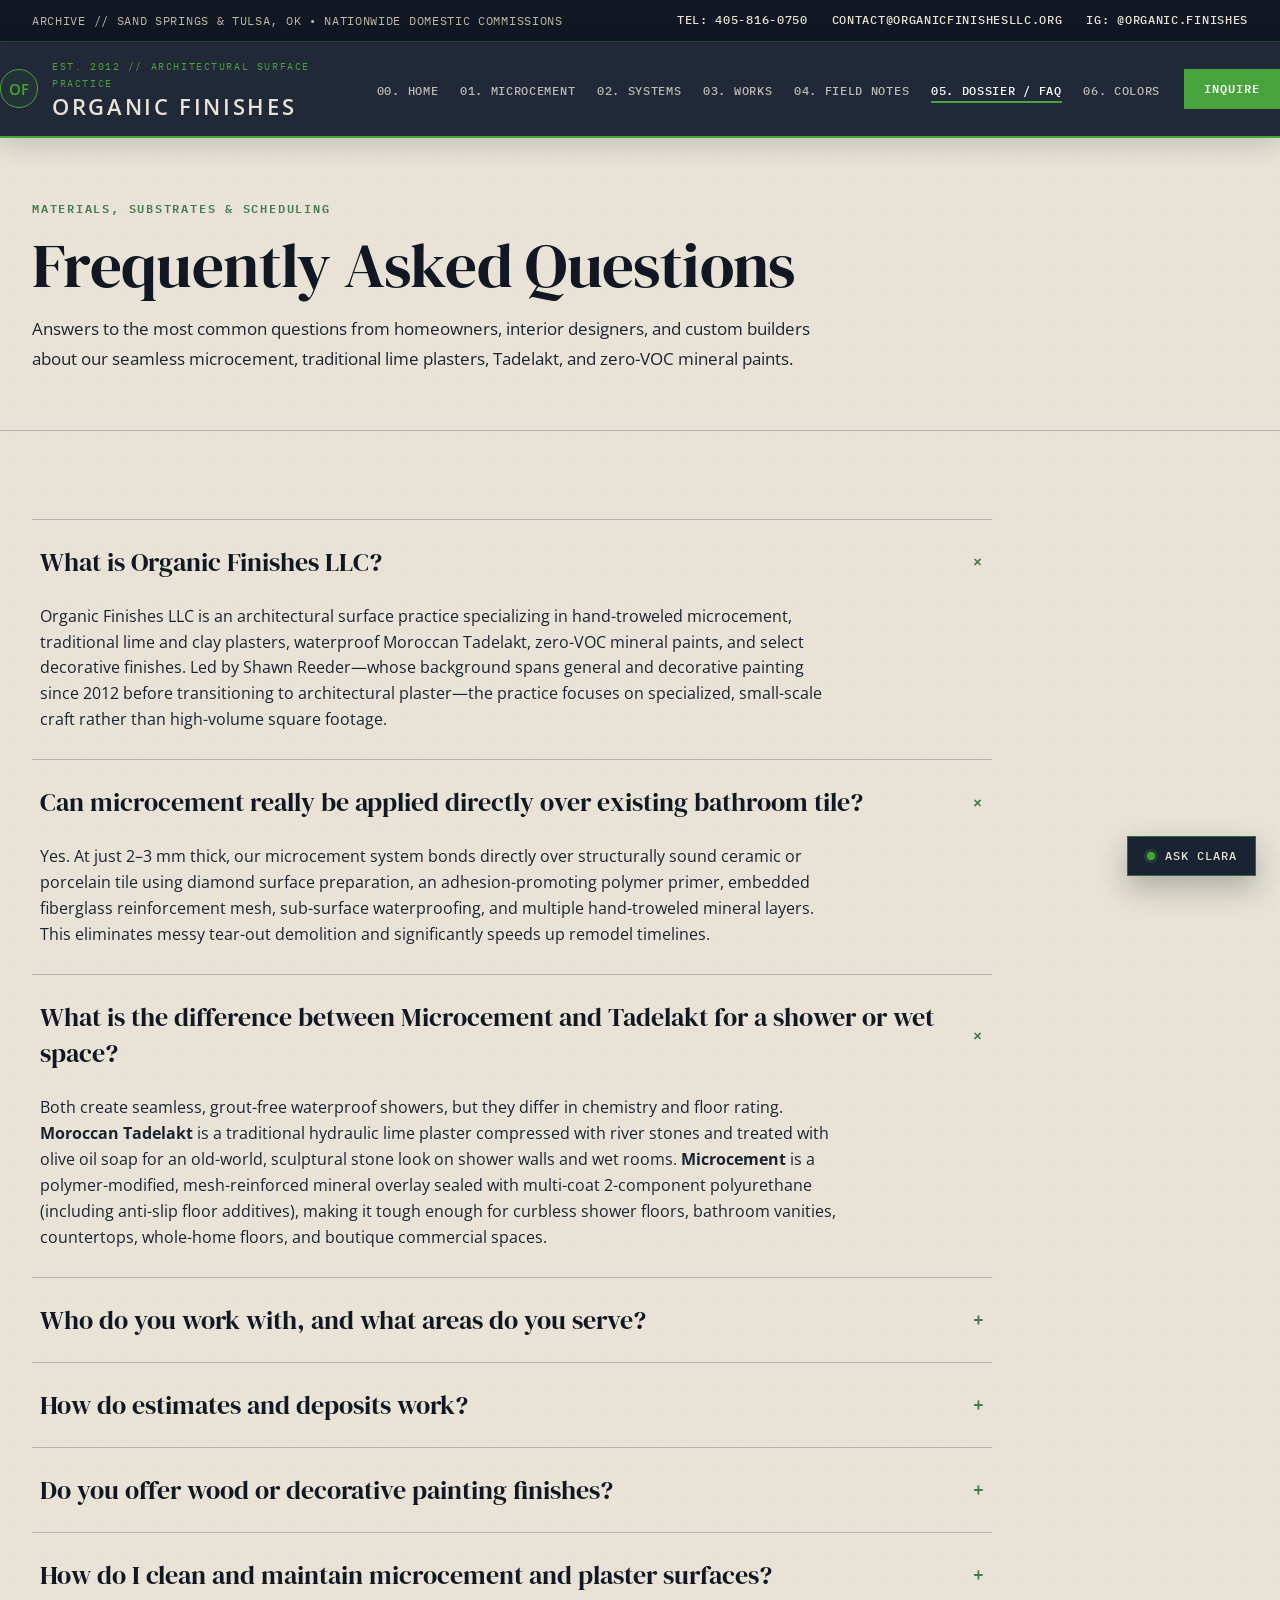
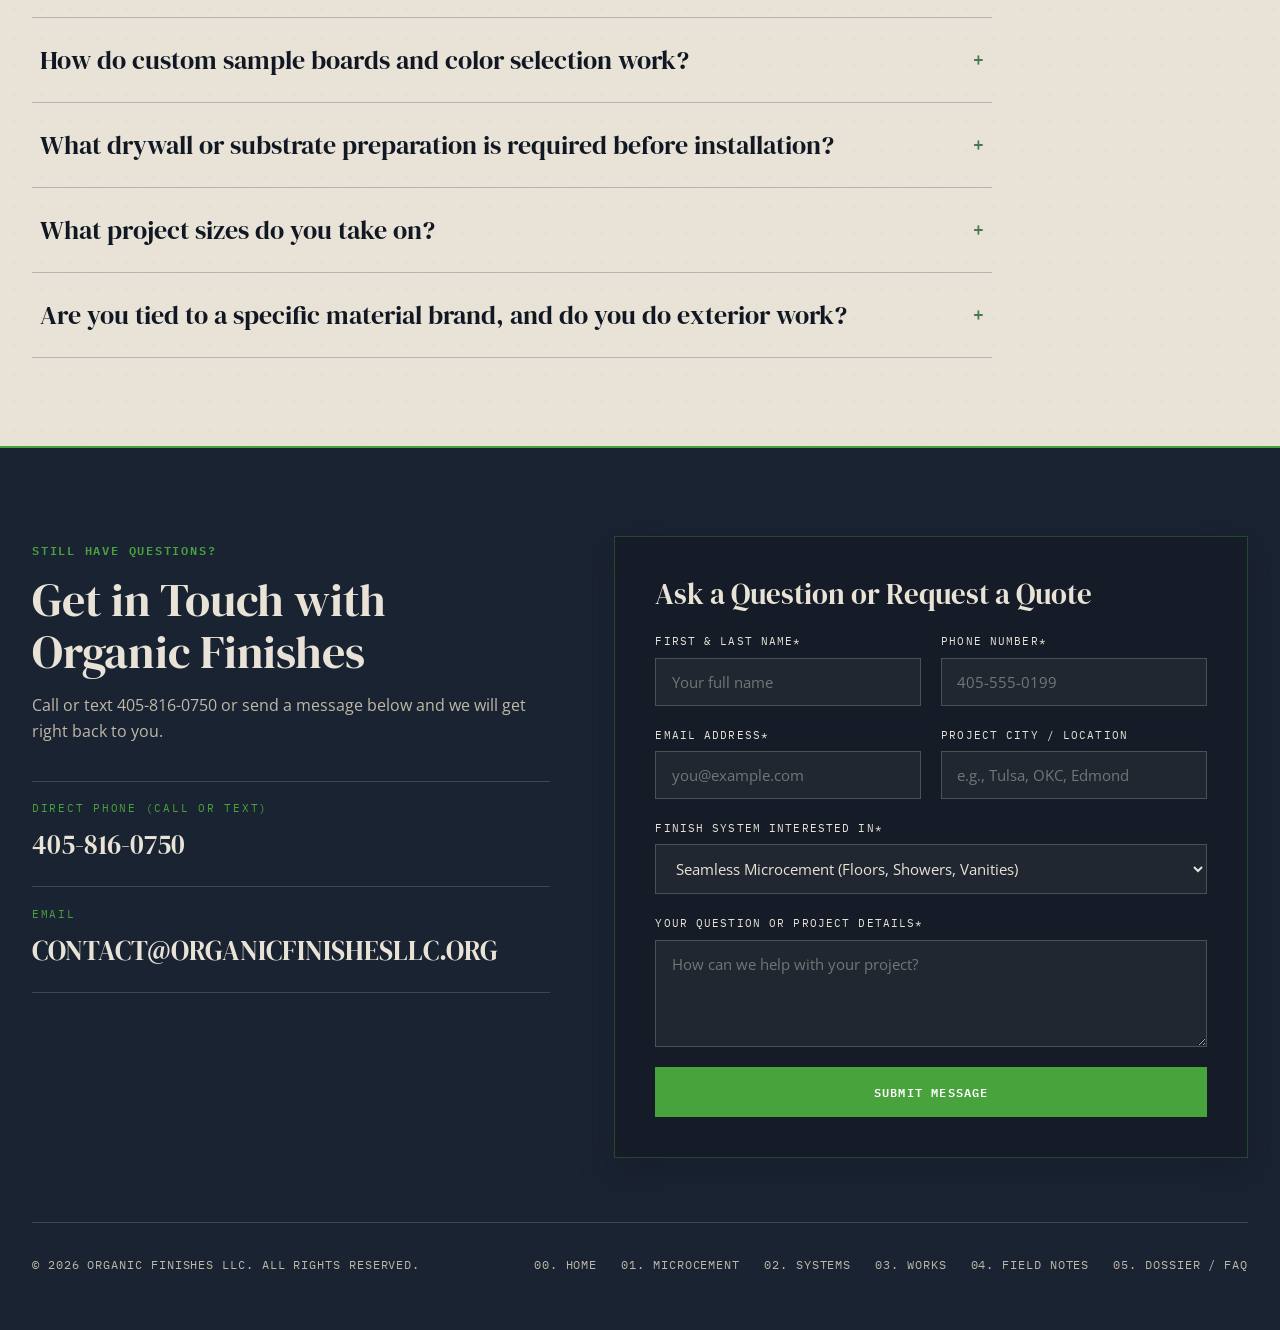
<file: faq.html>
<!DOCTYPE html>
<html lang="en">
<head>
  <meta charset="UTF-8" />
  <meta name="viewport" content="width=device-width, initial-scale=1.0" />
  <title>Frequently Asked Questions: Microcement, Plaster &amp; Mineral Paint | Organic Finishes LLC</title>
  <meta name="description" content="Common questions about microcement over existing tile, Tadelakt vs. microcement wet spaces, plaster durability, pricing, and scheduling with Organic Finishes LLC in Oklahoma." />
  <link rel="canonical" href="https://organicfinishesllc.org/faq.html" />
  <link rel="stylesheet" href="styles.css" />
</head>
<body class="mineral-surface">

  <!-- Top Utility Bar -->
  <div class="utility-bar">
    <div class="container utility-bar-inner">
      <div>ARCHIVE // SAND SPRINGS &amp; TULSA, OK • NATIONWIDE DOMESTIC COMMISSIONS</div>
      <div class="utility-links">
        <a href="tel:4058160750">TEL: 405-816-0750</a>
        <a href="mailto:contact@organicfinishesllc.org">CONTACT@ORGANICFINISHESLLC.ORG</a>
        <a href="https://www.instagram.com/organic.finishes" target="_blank" rel="noopener">IG: @ORGANIC.FINISHES</a>
      </div>
    </div>
  </div>

  <!-- Main Header -->
  <header class="site-header">
    <div class="container header-inner">
      <a href="index.html" class="brand-logo">
        <span class="brand-eyebrow">EST. 2012 // ARCHITECTURAL SURFACE PRACTICE</span>
        <span class="brand-name">ORGANIC FINISHES</span>
      </a>

      <button id="mobile-menu-toggle" class="mobile-menu-btn" aria-expanded="false">Index [+]</button>

      <ul id="primary-nav-menu" class="nav-menu">
        <li><a href="index.html" class="nav-link">00. Home</a></li>
        <li><a href="microcement.html" class="nav-link">01. Microcement</a></li>
        <li><a href="services.html" class="nav-link">02. Systems</a></li>
        <li><a href="portfolio.html" class="nav-link">03. Works</a></li>
        <li><a href="blog.html" class="nav-link">04. Field Notes</a></li>
        <li><a href="faq.html" class="nav-link active">05. Dossier / FAQ</a></li>
        <li><a href="index.html#color-reference" class="nav-link">06. Colors</a></li>
      </ul>

      <div class="header-cta">
        <a href="#contact" class="btn btn-primary btn-sm">Inquire</a>
      </div>
    </div>
  </header>

  <main>
    <section class="hero" style="padding: 3.5rem 0;">
      <div class="container">
        <span class="eyebrow">Materials, Substrates &amp; Scheduling</span>
        <h1 class="heading-xl">Frequently Asked Questions</h1>
        <p class="lead" style="margin-top: 1rem; max-width: 780px;">
          Answers to the most common questions from homeowners, interior designers, and custom builders about our seamless microcement, traditional lime plasters, Tadelakt, and zero-VOC mineral paints.
        </p>
      </div>
    </section>

    <section class="section">
      <div class="container">
        <div class="faq-list">
          <!-- Q1 -->
          <div class="faq-item open">
            <button class="faq-question">
              <span>What is Organic Finishes LLC?</span>
              <span class="faq-toggle">+</span>
            </button>
            <div class="faq-answer">
              Organic Finishes LLC is an architectural surface practice specializing in hand-troweled microcement, traditional lime and clay plasters, waterproof Moroccan Tadelakt, zero-VOC mineral paints, and select decorative finishes. Led by Shawn Reeder—whose background spans general and decorative painting since 2012 before transitioning to architectural plaster—the practice focuses on specialized, small-scale craft rather than high-volume square footage.
            </div>
          </div>

          <!-- Q2 -->
          <div class="faq-item open">
            <button class="faq-question">
              <span>Can microcement really be applied directly over existing bathroom tile?</span>
              <span class="faq-toggle">+</span>
            </button>
            <div class="faq-answer">
              Yes. At just 2–3 mm thick, our microcement system bonds directly over structurally sound ceramic or porcelain tile using diamond surface preparation, an adhesion-promoting polymer primer, embedded fiberglass reinforcement mesh, sub-surface waterproofing, and multiple hand-troweled mineral layers. This eliminates messy tear-out demolition and significantly speeds up remodel timelines.
            </div>
          </div>

          <!-- Q3 -->
          <div class="faq-item open">
            <button class="faq-question">
              <span>What is the difference between Microcement and Tadelakt for a shower or wet space?</span>
              <span class="faq-toggle">+</span>
            </button>
            <div class="faq-answer">
              Both create seamless, grout-free waterproof showers, but they differ in chemistry and floor rating. <strong>Moroccan Tadelakt</strong> is a traditional hydraulic lime plaster compressed with river stones and treated with olive oil soap for an old-world, sculptural stone look on shower walls and wet rooms. <strong>Microcement</strong> is a polymer-modified, mesh-reinforced mineral overlay sealed with multi-coat 2-component polyurethane (including anti-slip floor additives), making it tough enough for curbless shower floors, bathroom vanities, countertops, whole-home floors, and boutique commercial spaces.
            </div>
          </div>

          <!-- Q4 -->
          <div class="faq-item">
            <button class="faq-question">
              <span>Who do you work with, and what areas do you serve?</span>
              <span class="faq-toggle">+</span>
            </button>
            <div class="faq-answer">
              We partner primarily with <strong>interior designers</strong>, alongside custom builders and discerning homeowners. Based in <strong>Sand Springs and the Tulsa metro</strong> (with deep roots in Edmond and OKC), we also travel <strong>nationwide across the United States</strong> for the right architectural commission (domestic travel only).
            </div>
          </div>

          <!-- Q5 -->
          <div class="faq-item">
            <button class="faq-question">
              <span>How do estimates and deposits work?</span>
              <span class="faq-toggle">+</span>
            </button>
            <div class="faq-answer">
              Every project is quoted individually based on the finish system, substrate condition, and architectural scope rather than volume square-foot pricing. A <strong>50% deposit</strong> is required to reserve scheduling and begin custom color sample boards—please call or text <strong><a href="tel:4058160750" style="text-decoration: underline;">405-816-0750</a></strong> for a consultation and formal estimate.
            </div>
          </div>

          <!-- Q6 -->
          <div class="faq-item">
            <button class="faq-question">
              <span>Do you offer wood or decorative painting finishes?</span>
              <span class="faq-toggle">+</span>
            </button>
            <div class="faq-answer">
              Yes, selectively. While our primary focus is architectural plaster and microcement, we also take on specialized <strong>wood and decorative painting</strong> projects. As a strict shop rule, <strong>we do not spray lacquer or oil-based coatings</strong>. We also apply seamless microcement over properly prepped wood/MDF for custom floating vanities, range hoods, tables, and display plinths.
            </div>
          </div>

          <!-- Q7 -->
          <div class="faq-item">
            <button class="faq-question">
              <span>How do I clean and maintain microcement and plaster surfaces?</span>
              <span class="faq-toggle">+</span>
            </button>
            <div class="faq-answer">
              Routine maintenance is simple: clean with a gentle <strong>pH-neutral soap</strong> and a soft microfiber cloth or mop. Never use bleach, ammonia, or abrasive scrubbing powders, as harsh chemicals degrade protective polyurethane and natural wax topcoats. In showers, using a squeegee after use minimizes hard-water mineral deposits.
            </div>
          </div>

          <!-- Q8 -->
          <div class="faq-item">
            <button class="faq-question">
              <span>How do custom sample boards and color selection work?</span>
              <span class="faq-toggle">+</span>
            </button>
            <div class="faq-answer">
              During initial consultations and prior to a deposit, we discuss <strong>general aggregate, texture, and movement</strong> only. Custom <strong>project sample boards</strong> matched to your specific color are fabricated and presented <strong>only after the 50% deposit is secured</strong>. Reach us at <strong><a href="tel:4058160750" style="text-decoration: underline;">405-816-0750</a></strong> or <strong><a href="mailto:contact@organicfinishesllc.org" style="text-decoration: underline;">contact@organicfinishesllc.org</a></strong> to start a project.
            </div>
          </div>

          <!-- Q9 -->
          <div class="faq-item">
            <button class="faq-question">
              <span>What drywall or substrate preparation is required before installation?</span>
              <span class="faq-toggle">+</span>
            </button>
            <div class="faq-answer">
              <strong>Level 4 drywall</strong> is the ideal baseline for most plaster and microcement walls. However, to guarantee seam integrity and eliminate flashing, Shawn prefers <strong>taping his own joints</strong> in showers, range hoods, and most feature walls.
            </div>
          </div>

          <!-- Q10 -->
          <div class="faq-item">
            <button class="faq-question">
              <span>What project sizes do you take on?</span>
              <span class="faq-toggle">+</span>
            </button>
            <div class="faq-answer">
              Because Shawn works primarily solo and focuses on specialized, high-craft surfaces rather than mass square footage, we thrive on focused, smaller-scale architectural projects. As a capacity rule, we <strong>do not accept projects over 1,200 square feet without additional crew</strong>.
            </div>
          </div>

          <!-- Q11 -->
          <div class="faq-item">
            <button class="faq-question">
              <span>Are you tied to a specific material brand, and do you do exterior work?</span>
              <span class="faq-toggle">+</span>
            </button>
            <div class="faq-answer">
              We are completely <strong>material-neutral</strong>—we select whichever mineral, lime, or microcement system best fits the architecture and substrate rather than favoring a single manufacturer. Most of our work is interior, though we are open to inspecting almost any project to see if it is the right fit.
            </div>
          </div>
        </div>
      </div>
    </section>
  </main>

  <!-- Global Contact & Quote Footer -->
  <footer id="contact" class="contact-section">
    <div class="container">
      <div class="contact-grid">
        <div>
          <span class="eyebrow" style="color: hsl(34, 65%, 72%);">Still Have Questions?</span>
          <h2 class="heading-lg">Get in Touch with Organic Finishes</h2>
          <p style="margin-top: 1rem; color: var(--text-on-dark-muted); font-size: 0.98rem;">
            Call or text 405-816-0750 or send a message below and we will get right back to you.
          </p>

          <ul class="contact-info-list">
            <li>
              <span class="contact-info-label">Direct Phone (Call or Text)</span>
              <a href="tel:4058160750" class="contact-info-value">405-816-0750</a>
            </li>
            <li>
              <span class="contact-info-label">Email</span>
              <a href="mailto:contact@organicfinishesllc.org" class="contact-info-value">CONTACT@ORGANICFINISHESLLC.ORG</a>
            </li>
          </ul>
        </div>

        <div class="quote-form-card">
          <h3 class="heading-md" style="margin-bottom: 1.25rem;">Ask a Question or Request a Quote</h3>
          <form id="organic-quote-form" class="form-grid">
            <div class="form-group">
              <label for="q-name" class="form-label">First &amp; Last Name*</label>
              <input type="text" id="q-name" class="form-control" required placeholder="Your full name" />
            </div>
            <div class="form-group">
              <label for="q-phone" class="form-label">Phone Number*</label>
              <input type="tel" id="q-phone" class="form-control" required placeholder="405-555-0199" />
            </div>
            <div class="form-group">
              <label for="q-email" class="form-label">Email Address*</label>
              <input type="email" id="q-email" class="form-control" required placeholder="you@example.com" />
            </div>
            <div class="form-group">
              <label for="q-city" class="form-label">Project City / Location</label>
              <input type="text" id="q-city" class="form-control" placeholder="e.g., Tulsa, OKC, Edmond" />
            </div>
            <div class="form-group full">
              <label for="q-service" class="form-label">Finish System Interested In*</label>
              <select id="q-service" class="form-control" required>
                <option value="Seamless Microcement (Floors, Showers, Vanities)">Seamless Microcement (Floors, Showers, Vanities)</option>
                <option value="Traditional Hand-Troweled Lime & Clay Plaster">Traditional Hand-Troweled Lime &amp; Clay Plaster</option>
                <option value="Moroccan Tadelakt (Shower / Wet Space)">Moroccan Tadelakt (Shower / Wet Space)</option>
                <option value="Zero-VOC Mineral Paint / Limewash">Zero-VOC Mineral Paint / Limewash</option>
                <option value="Custom Fireplace Surround / Range Hood / Built-Ins">Custom Fireplace Surround / Range Hood / Built-Ins</option>
              </select>
            </div>
            <div class="form-group full">
              <label for="q-message" class="form-label">Your Question or Project Details*</label>
              <textarea id="q-message" rows="4" class="form-control" required placeholder="How can we help with your project?"></textarea>
            </div>
            <div class="form-group full">
              <button type="submit" class="btn btn-primary" style="width: 100%;">Submit Message</button>
              <p id="quote-form-status" style="display: none; margin-top: 0.75rem; font-size: 0.85rem; color: hsl(145, 55%, 72%);"></p>
            </div>
          </form>
        </div>
      </div>

      <div class="footer-bottom">
        <div>© 2026 Organic Finishes LLC. All rights reserved.</div>
        <div style="display: flex; gap: 1.5rem;">
          <a href="index.html">00. Home</a>
          <a href="microcement.html">01. Microcement</a>
          <a href="services.html">02. Systems</a>
          <a href="portfolio.html">03. Works</a>
          <a href="blog.html">04. Field Notes</a>
          <a href="faq.html">05. Dossier / FAQ</a>
        </div>
      </div>
    </div>
  </footer>

  <script src="color-reference.js"></script>
  <script src="app.js"></script>
</body>
</html>
</file>
<file: styles.css>
/* ==========================================================================
   ORGANIC FINISHES LLC — BRAND PALETTE & HIGH-CONTRAST MONOGRAPH EDITION
   Developed from the Official Organic Finishes Brand Board:
   #1a2332 (Dark Navy Blue) | #49a33d (Botanical Leaf) | #e8e3d6 (Limestone Cream)
   #46794e (Deep Forest Sage)   | #5a5a36 (Moss Olive)
   Typography: DM Serif Display + Open Sans + IBM Plex Mono
   ========================================================================== */
@import url('https://fonts.googleapis.com/css2?family=DM+Serif+Display:ital@0;1&family=IBM+Plex+Mono:wght@400;500;600&family=Open+Sans:ital,wght@0,400;0,500;0,600;0,700;1,400&display=swap');

:root {
  /* Official Organic Finishes Brand Board Palette */
  --brand-navy: #1a2332;
  --brand-navy-deep: #111823;
  --brand-navy-elevated: #232f42;
  --brand-plum: var(--brand-navy);
  --brand-plum-deep: var(--brand-navy-deep);
  --brand-plum-elevated: var(--brand-navy-elevated);
  
  --brand-leaf: #49a33d;
  --brand-gold: #d9a441;
  --brand-cream: #e8e3d6;
  --brand-cream-bright: #f4f1ea;
  --brand-sage: #46794e;
  --brand-sage-dark: #355e3b;
  --brand-olive: #5a5a36;

  /* High-Contrast Semantic Surface & Text Tokens */
  --bg-alabaster: #e8e3d6;          /* Brand board center limestone swatch */
  --bg-travertine: #dcd5c5;         /* Deeper warm mineral stone for section contrast */
  --bg-card: #f4f1ea;               /* Crisp elevated mineral card surface */
  --bg-obsidian: #1a2332;           /* Brand board primary dark navy blue */
  --bg-obsidian-elevated: #151c28;  /* High-contrast recessed dark card */

  --text-primary: #111823;          /* Deepened dark navy for razor-sharp readability */
  --text-secondary: #1a2332;        /* Primary brand dark navy for body copy */
  --text-muted: #5a5a36;            /* Brand moss olive for metadata & captions */
  --text-on-dark: #e8e3d6;          /* Brand limestone cream on dark navy surfaces */
  --text-on-dark-muted: #bfb8a8;    /* Warm muted stone on dark navy */

  /* Brand Botanical & Mineral Accents */
  --accent-terracotta: #46794e;       /* Brand forest sage (#46794e) */
  --accent-terracotta-hover: #49a33d; /* Brand botanical leaf green (#49a33d) */
  --accent-bronze: #5a5a36;           /* Brand moss olive (#5a5a36) */
  --accent-leaf: #49a33d;             /* Brand vibrant leaf (#49a33d) */

  /* High-Contrast Exposed 1px Architectural Hairline Rules */
  --rule-hairline: 1px solid rgba(26, 35, 50, 0.24);
  --rule-dark: 1px solid rgba(232, 227, 214, 0.18);
  --border-sand: rgba(26, 35, 50, 0.24);
  --border-dark: rgba(232, 227, 214, 0.18);

  --radius-sm: 0px;
  --radius-md: 0px;
  --radius-lg: 0px;

  --font-display: 'DM Serif Display', Georgia, serif;
  --font-sans: 'Open Sans', -apple-system, BlinkMacSystemFont, sans-serif;
  --font-mono: 'IBM Plex Mono', monospace;

  --container-max: 1360px;
}

*, *::before, *::after {
  box-sizing: border-box;
  margin: 0;
  padding: 0;
}

html {
  scroll-behavior: smooth;
  font-size: 16px;
  overflow-x: hidden;
  max-width: 100%;
}

body {
  font-family: var(--font-sans);
  background-color: var(--bg-alabaster);
  color: var(--text-primary);
  line-height: 1.65;
  -webkit-font-smoothing: antialiased;
  overflow-x: hidden;
  max-width: 100%;
  width: 100%;
}

/* Tactile Limewash / Archival Paper Grain */
.mineral-surface {
  background-image:
    radial-gradient(rgba(26, 35, 50, 0.045) 1px, transparent 0),
    radial-gradient(rgba(90, 90, 54, 0.03) 1px, transparent 0);
  background-size: 28px 28px;
  background-position: 0 0, 14px 14px;
}

img {
  max-width: 100%;
  height: auto;
  display: block;
}

a {
  color: inherit;
  text-decoration: none;
  transition: color 0.2s ease, opacity 0.2s ease, background-color 0.2s ease;
}

.container {
  max-width: var(--container-max);
  margin: 0 auto;
  padding: 0 2rem;
}

/* ==========================================================================
   1. ARCHIVAL SPECIMEN METADATA BAR (Top Utility Bar — Deep Brand Dark Navy)
   ========================================================================== */
.utility-bar {
  background-color: var(--brand-plum-deep);
  color: var(--text-on-dark-muted);
  font-family: var(--font-mono);
  font-size: 0.72rem;
  letter-spacing: 0.06em;
  text-transform: uppercase;
  padding: 0.65rem 0;
  border-bottom: 1px solid rgba(73, 163, 61, 0.35);
  overflow-wrap: anywhere;
  word-break: break-word;
}

.utility-bar-inner {
  display: flex;
  flex-wrap: wrap;
  justify-content: space-between;
  align-items: center;
  gap: 0.75rem;
  min-width: 0;
  max-width: 100%;
}

.utility-bar a {
  color: var(--brand-cream);
  font-weight: 500;
  border-bottom: 1px solid transparent;
  overflow-wrap: anywhere;
  word-break: break-word;
}

.utility-bar a:hover {
  color: var(--brand-leaf);
  border-bottom-color: var(--brand-leaf);
}

.utility-links {
  display: flex;
  flex-wrap: wrap;
  align-items: center;
  gap: 1.5rem;
  min-width: 0;
  max-width: 100%;
}

/* ==========================================================================
   2. EDITORIAL HEADER & CATALOG NAVIGATION (High-Contrast Brand Dark Navy Header)
   ========================================================================== */
.site-header {
  position: sticky;
  top: 0;
  z-index: 100;
  background-color: rgba(26, 35, 50, 0.97);
  backdrop-filter: blur(12px);
  border-bottom: 2px solid var(--brand-leaf);
  box-shadow: 0 6px 24px rgba(17, 24, 35, 0.18);
}

.header-inner {
  display: flex;
  align-items: center;
  justify-content: space-between;
  padding: 1.1rem 0;
  gap: 1.5rem;
}

.brand-logo {
  display: grid;
  grid-template-columns: auto 1fr;
  column-gap: 0.85rem;
  row-gap: 0.1rem;
  align-items: center;
}

.brand-logo::before {
  content: 'OF';
  grid-row: 1 / span 2;
  display: inline-flex;
  align-items: center;
  justify-content: center;
  width: 2.4rem;
  height: 2.4rem;
  border-radius: 50%;
  border: 1.5px solid var(--brand-leaf);
  color: var(--brand-leaf);
  font-family: var(--font-sans);
  font-size: 0.92rem;
  font-weight: 600;
  letter-spacing: 0.04em;
  flex-shrink: 0;
  background-color: rgba(73, 163, 61, 0.08);
}

.brand-eyebrow {
  grid-column: 2;
  font-family: var(--font-mono);
  font-size: 0.62rem;
  letter-spacing: 0.16em;
  text-transform: uppercase;
  color: var(--brand-leaf);
  display: block;
}

.brand-name {
  grid-column: 2;
  font-family: var(--font-sans);
  font-size: 1.38rem;
  font-weight: 600;
  letter-spacing: 0.12em;
  line-height: 1.1;
  color: var(--brand-cream);
  text-transform: uppercase;
}

.nav-menu {
  display: flex;
  align-items: center;
  gap: 1.35rem;
  list-style: none;
}

.nav-link {
  font-family: var(--font-mono);
  font-size: 0.72rem;
  font-weight: 500;
  letter-spacing: 0.06em;
  text-transform: uppercase;
  color: rgba(232, 227, 214, 0.78);
  padding: 0.35rem 0;
  position: relative;
  white-space: nowrap;
}

.nav-link::after {
  content: '';
  position: absolute;
  left: 0;
  bottom: 0;
  width: 0;
  height: 2px;
  background-color: var(--brand-leaf);
  transition: width 0.25s ease;
}

.nav-link:hover,
.nav-link.active {
  color: #ffffff;
}

.nav-link:hover::after,
.nav-link.active::after {
  width: 100%;
}

.header-cta {
  display: flex;
  align-items: center;
  gap: 0.75rem;
}

.header-cta .btn-primary {
  background-color: var(--brand-leaf);
  border-color: var(--brand-leaf);
  color: #ffffff;
  font-weight: 600;
}

.header-cta .btn-primary:hover {
  background-color: var(--brand-sage);
  border-color: var(--brand-sage);
  color: #ffffff;
}

.mobile-menu-btn {
  display: none;
  background: rgba(232, 227, 214, 0.06);
  border: 1px solid rgba(232, 227, 214, 0.28);
  padding: 0.45rem 0.85rem;
  font-family: var(--font-mono);
  font-size: 0.75rem;
  text-transform: uppercase;
  letter-spacing: 0.08em;
  color: var(--brand-cream);
  cursor: pointer;
}

/* ==========================================================================
   3. ARCHITECTURAL BUTTONS & TYPOGRAPHY
   ========================================================================== */
.btn {
  display: inline-flex;
  align-items: center;
  justify-content: center;
  gap: 0.6rem;
  padding: 0.85rem 1.65rem;
  font-family: var(--font-mono);
  font-size: 0.76rem;
  font-weight: 600;
  letter-spacing: 0.1em;
  text-transform: uppercase;
  cursor: pointer;
  transition: all 0.22s ease;
  border: 1.5px solid var(--brand-plum);
  text-align: center;
}

.btn-primary {
  background-color: var(--brand-plum);
  color: var(--brand-cream-bright);
  border-color: var(--brand-plum);
}

.btn-primary:hover {
  background-color: var(--brand-sage);
  border-color: var(--brand-sage);
  color: #ffffff;
}

.btn-outline {
  background-color: transparent;
  border-color: var(--brand-plum);
  color: var(--brand-plum);
}

.btn-outline:hover {
  background-color: var(--brand-plum);
  color: var(--brand-cream-bright);
}

.btn-sm {
  padding: 0.6rem 1.15rem;
  font-size: 0.72rem;
}

.eyebrow {
  display: inline-block;
  font-family: var(--font-mono);
  font-size: 0.74rem;
  font-weight: 600;
  letter-spacing: 0.15em;
  text-transform: uppercase;
  color: var(--brand-sage);
  margin-bottom: 0.85rem;
}

.heading-xl {
  font-family: var(--font-display);
  font-size: clamp(2.55rem, 4.9vw, 4.25rem);
  font-weight: 400;
  line-height: 1.06;
  letter-spacing: -0.01em;
  color: var(--brand-plum-deep);
}

.heading-xl em,
.heading-lg em,
.heading-md em {
  font-style: italic;
  font-weight: 400;
  color: var(--brand-sage);
}

.heading-lg {
  font-family: var(--font-display);
  font-size: clamp(2.05rem, 3.6vw, 3.1rem);
  font-weight: 400;
  line-height: 1.12;
  letter-spacing: -0.005em;
}

.heading-md {
  font-family: var(--font-display);
  font-size: clamp(1.45rem, 2.3vw, 2rem);
  font-weight: 400;
  line-height: 1.2;
}

.lead {
  font-size: 1.0625rem;
  color: var(--text-secondary);
  line-height: 1.75;
}

.mono-tag {
  font-family: var(--font-mono);
  font-size: 0.72rem;
  letter-spacing: 0.08em;
  text-transform: uppercase;
  color: var(--brand-olive);
  font-weight: 500;
}

/* ==========================================================================
   4. HERO SECTION (Quarters & Daniel Blue Editorial Framing)
   ========================================================================== */
.hero {
  padding: 4rem 0 4.5rem;
  border-bottom: var(--rule-hairline);
}

.hero-grid {
  display: grid;
  grid-template-columns: 1.05fr 0.95fr;
  gap: 4rem;
  align-items: stretch;
}

.hero-content {
  display: flex;
  flex-direction: column;
  justify-content: space-between;
  padding: 0.5rem 0;
}

.hero-actions {
  display: flex;
  flex-wrap: wrap;
  gap: 0.85rem;
  margin-top: 2.25rem;
}

.hero-media {
  position: relative;
  align-self: start;
  border: 1.5px solid var(--brand-plum);
  padding: 0.85rem;
  background-color: var(--bg-card);
  box-shadow: 10px 10px 0px rgba(26, 35, 50, 0.12);
}

.hero-img-main {
  width: 100%;
  aspect-ratio: 16 / 11;
  height: auto;
  max-height: 520px;
  object-fit: cover;
  object-position: center center;
  cursor: zoom-in;
  transition: filter 0.35s ease;
}

.hero-img-spotlight {
  width: 100%;
  aspect-ratio: 4 / 3;
  height: auto;
  max-height: 440px;
  object-fit: cover;
  object-position: center center;
  cursor: zoom-in;
}

.hero-caption-card {
  margin-top: 0.85rem;
  padding-top: 0.75rem;
  border-top: var(--rule-hairline);
  display: flex;
  justify-content: space-between;
  align-items: baseline;
  gap: 1rem;
  font-family: var(--font-mono);
  font-size: 0.72rem;
  text-transform: uppercase;
  letter-spacing: 0.06em;
  color: var(--text-secondary);
}

.hero-caption-card strong {
  font-weight: 600;
  color: var(--brand-sage);
}

/* ==========================================================================
   5. ARCHIVAL METRICS LEDGER (High-Contrast Brand Dark Navy #1a2332 Band)
   ========================================================================== */
.metrics-bar {
  background-color: var(--brand-plum);
  color: var(--brand-cream);
  border-top: 1px solid rgba(73, 163, 61, 0.35);
  border-bottom: 1px solid rgba(73, 163, 61, 0.35);
}

.metrics-grid {
  display: grid;
  grid-template-columns: repeat(4, 1fr);
  border-left: var(--rule-dark);
}

.metric-item {
  padding: 2.35rem 1.75rem;
  border-right: var(--rule-dark);
  display: flex;
  flex-direction: column;
  justify-content: space-between;
}

.metric-index {
  font-family: var(--font-mono);
  font-size: 0.68rem;
  letter-spacing: 0.14em;
  text-transform: uppercase;
  color: var(--brand-leaf);
  margin-bottom: 1rem;
  font-weight: 600;
}

.metric-number {
  font-family: var(--font-display);
  font-size: 3.1rem;
  font-weight: 400;
  line-height: 0.95;
  color: var(--brand-cream-bright);
  margin-bottom: 0.5rem;
}

.metric-label {
  font-family: var(--font-mono);
  font-size: 0.75rem;
  font-weight: 600;
  text-transform: uppercase;
  letter-spacing: 0.08em;
  color: var(--brand-leaf);
}

.metric-sub {
  font-size: 0.84rem;
  color: var(--text-on-dark-muted);
  margin-top: 0.3rem;
}

/* ==========================================================================
   6. INTERACTIVE MATERIAL SPECIMEN LEDGER (Field Studies 01.1 — 01.5 Style)
   ========================================================================== */
.specimen-ledger {
  border-top: var(--rule-hairline);
  border-bottom: var(--rule-hairline);
}

.specimen-row {
  display: grid;
  grid-template-columns: 95px 1.2fr 1.5fr 180px 140px;
  align-items: center;
  gap: 1.5rem;
  padding: 1.5rem 1.25rem;
  border-bottom: var(--rule-hairline);
  transition: background-color 0.22s ease;
  cursor: pointer;
}

.specimen-row:last-child {
  border-bottom: none;
}

.specimen-row:hover {
  background-color: var(--bg-travertine);
}

.specimen-code {
  font-family: var(--font-mono);
  font-size: 0.76rem;
  color: var(--accent-terracotta);
  font-weight: 600;
  letter-spacing: 0.08em;
}

.specimen-title {
  font-family: var(--font-display);
  font-size: 1.75rem;
  font-weight: 500;
  line-height: 1.15;
}

.specimen-summary {
  font-size: 0.92rem;
  color: var(--text-secondary);
}

.specimen-meta {
  font-family: var(--font-mono);
  font-size: 0.72rem;
  text-transform: uppercase;
  letter-spacing: 0.06em;
  color: var(--text-muted);
}

.specimen-action {
  font-family: var(--font-mono);
  font-size: 0.74rem;
  text-transform: uppercase;
  letter-spacing: 0.08em;
  text-align: right;
  color: var(--text-primary);
  font-weight: 600;
}

/* ==========================================================================
   7. SECTIONS & FLUSH ARCHITECTURAL PILLAR GRID
   ========================================================================== */
.section {
  padding: 5.5rem 0;
}

.section-travertine {
  background-color: var(--bg-travertine);
  border-top: var(--rule-hairline);
  border-bottom: var(--rule-hairline);
}

.section-obsidian {
  background-color: var(--bg-obsidian);
  color: var(--text-on-dark);
}

.section-header {
  max-width: 780px;
  margin-bottom: 3.25rem;
}

.section-header-Row {
  display: flex;
  flex-wrap: wrap;
  justify-content: space-between;
  align-items: flex-end;
  gap: 1.5rem;
  margin-bottom: 3rem;
  padding-bottom: 1.25rem;
  border-bottom: var(--rule-hairline);
}

/* Flush 1px Bordered Editorial Grid */
.pillars-grid {
  display: grid;
  grid-template-columns: repeat(auto-fit, minmax(min(100%, 300px), 1fr));
  border-top: var(--rule-hairline);
  border-left: var(--rule-hairline);
}

.pillar-card {
  background-color: var(--bg-card);
  border-right: var(--rule-hairline);
  border-bottom: var(--rule-hairline);
  padding: 1.5rem;
  display: flex;
  flex-direction: column;
  min-width: 0;
  box-sizing: border-box;
  transition: background-color 0.25s ease;
}

.pillar-card:hover {
  background-color: var(--bg-travertine);
}

.pillar-img-wrap {
  position: relative;
  aspect-ratio: 4 / 3;
  height: auto;
  min-height: 0;
  max-height: 320px;
  overflow: hidden;
  background-color: var(--bg-travertine);
  border: var(--rule-hairline);
  margin-bottom: 1.35rem;
}

.pillar-img-wrap img {
  width: 100%;
  height: 100%;
  object-fit: cover;
  object-position: center center;
  cursor: zoom-in;
  transition: transform 0.6s cubic-bezier(0.16, 1, 0.3, 1);
}

.pillar-card:hover .pillar-img-wrap img {
  transform: scale(1.02);
}

.pillar-tag {
  position: absolute;
  top: 0.75rem;
  left: 0.75rem;
  background-color: var(--brand-plum);
  color: var(--brand-cream-bright);
  border: 1px solid var(--brand-leaf);
  font-family: var(--font-mono);
  font-size: 0.68rem;
  font-weight: 500;
  letter-spacing: 0.1em;
  text-transform: uppercase;
  padding: 0.3rem 0.65rem;
}

.pillar-body {
  display: flex;
  flex-direction: column;
  flex-grow: 1;
}

.pillar-body h3 {
  font-family: var(--font-display);
  font-size: 1.75rem;
  font-weight: 400;
  margin-bottom: 0.6rem;
}

.pillar-body p {
  font-size: 0.9375rem;
  color: var(--text-secondary);
  margin-bottom: 1.35rem;
  flex-grow: 1;
}

.pillar-link {
  font-family: var(--font-mono);
  font-size: 0.74rem;
  font-weight: 600;
  letter-spacing: 0.1em;
  text-transform: uppercase;
  color: var(--brand-sage);
  display: inline-flex;
  align-items: center;
  gap: 0.4rem;
  padding-top: 0.85rem;
  border-top: var(--rule-hairline);
}

.pillar-link:hover {
  gap: 0.7rem;
  color: var(--brand-leaf);
}

/* ==========================================================================
   8. ASYMMETRIC "DANIEL BLUE" ARCHITECTURAL GALLERY & LIGHTBOX
   ========================================================================== */
.filter-bar {
  display: flex;
  flex-wrap: wrap;
  gap: 0;
  margin-bottom: 2.5rem;
  border-top: var(--rule-hairline);
  border-left: var(--rule-hairline);
  width: fit-content;
  max-width: 100%;
}

.filter-btn {
  background-color: var(--bg-card);
  border: none;
  border-right: var(--rule-hairline);
  border-bottom: var(--rule-hairline);
  padding: 0.7rem 1.35rem;
  font-family: var(--font-mono);
  font-size: 0.74rem;
  font-weight: 500;
  letter-spacing: 0.08em;
  text-transform: uppercase;
  color: var(--text-secondary);
  cursor: pointer;
  transition: all 0.2s ease;
}

.filter-btn:hover,
.filter-btn.active {
  background-color: var(--brand-plum);
  color: var(--brand-cream-bright);
  box-shadow: inset 0 -2px 0 var(--brand-leaf);
}

.gallery-grid {
  display: grid;
  grid-template-columns: repeat(12, 1fr);
  gap: 2.25rem;
  align-items: start;
}

/* Editorial asymmetric spanning like Daniel Blue / Quarters lookbooks */
.gallery-card {
  grid-column: span 4;
  background-color: transparent;
  display: flex;
  flex-direction: column;
}

.gallery-card:nth-child(5n + 1) {
  grid-column: span 7;
}

.gallery-card:nth-child(5n + 2) {
  grid-column: span 5;
}

.gallery-img-box {
  position: relative;
  aspect-ratio: 4 / 5;
  height: auto;
  max-height: 520px;
  overflow: hidden;
  border: 1px solid rgba(26, 35, 50, 0.35);
  padding: 0.65rem;
  background-color: var(--bg-card);
  box-shadow: 0 4px 16px rgba(17, 24, 35, 0.06);
}

.gallery-card.wide-plate .gallery-img-box,
.gallery-card:nth-child(5n + 1) .gallery-img-box {
  aspect-ratio: 16 / 10;
  max-height: 460px;
}

.gallery-card.tall-plate .gallery-img-box {
  aspect-ratio: 3 / 4;
  max-height: 540px;
}

.gallery-grid.gallery-grid-3col {
  grid-template-columns: repeat(3, minmax(0, 1fr));
  gap: 1.5rem;
}

.gallery-grid.gallery-grid-3col .gallery-card,
.gallery-grid.gallery-grid-3col .gallery-card:nth-child(5n + 1),
.gallery-grid.gallery-grid-3col .gallery-card:nth-child(5n + 2) {
  grid-column: span 1;
}

.gallery-grid.gallery-grid-3col .gallery-img-box,
.gallery-grid.gallery-grid-3col .gallery-card:nth-child(5n + 1) .gallery-img-box {
  aspect-ratio: 4 / 3;
  max-height: 260px;
  padding: 0.45rem;
}

.gallery-img-box img {
  width: 100%;
  height: 100%;
  object-fit: cover;
  object-position: center center;
  cursor: zoom-in;
  transition: transform 0.65s cubic-bezier(0.16, 1, 0.3, 1);
}

.gallery-card:hover .gallery-img-box img {
  transform: scale(1.018);
}

.gallery-caption {
  padding: 0.95rem 0.25rem 0.5rem;
  border-bottom: var(--rule-hairline);
}

.gallery-category {
  font-family: var(--font-mono);
  font-size: 0.68rem;
  font-weight: 500;
  text-transform: uppercase;
  letter-spacing: 0.14em;
  color: var(--accent-terracotta);
  margin-bottom: 0.25rem;
}

.gallery-caption h3 {
  font-family: var(--font-display);
  font-size: 1.55rem;
  font-weight: 500;
  margin-bottom: 0.3rem;
}

.gallery-caption p {
  font-size: 0.875rem;
  color: var(--text-secondary);
}

/* Full-Screen Architectural Lightbox Modal */
.lightbox-backdrop {
  position: fixed;
  inset: 0;
  z-index: 999;
  background-color: rgba(18, 15, 13, 0.94);
  backdrop-filter: blur(8px);
  display: none;
  flex-direction: column;
  align-items: center;
  justify-content: center;
  padding: 2rem;
}

.lightbox-backdrop.open {
  display: flex;
}

.lightbox-close {
  position: absolute;
  top: 1.5rem;
  right: 2rem;
  background: none;
  border: 1px solid rgba(247, 243, 237, 0.35);
  color: var(--text-on-dark);
  font-family: var(--font-mono);
  font-size: 0.75rem;
  letter-spacing: 0.12em;
  text-transform: uppercase;
  padding: 0.55rem 1.1rem;
  cursor: pointer;
}

.lightbox-close:focus-visible {
  outline: 2px solid var(--text-on-dark);
  outline-offset: 2px;
}

.lightbox-img {
  max-width: 90vw;
  max-height: 78vh;
  object-fit: contain;
  border: 1px solid rgba(247, 243, 237, 0.22);
}

.lightbox-caption {
  margin-top: 1.15rem;
  font-family: var(--font-mono);
  font-size: 0.78rem;
  letter-spacing: 0.08em;
  text-transform: uppercase;
  color: var(--text-on-dark);
  text-align: center;
  max-width: 720px;
}

/* ==========================================================================
   9. SPLIT SPOTLIGHT, TABLES, FEATURES & ACCORDIONS
   ========================================================================== */
.spotlight-grid {
  display: grid;
  grid-template-columns: 1fr 1fr;
  gap: 4rem;
  align-items: center;
}

.hero-img-spotlight {
  height: 480px;
}

.check-list {
  list-style: none;
  margin: 1.5rem 0;
  border-top: var(--rule-hairline);
}

.check-list li {
  display: flex;
  align-items: flex-start;
  gap: 0.85rem;
  font-size: 0.9375rem;
  padding: 0.95rem 0;
  border-bottom: var(--rule-hairline);
}

.check-icon {
  font-family: var(--font-mono);
  color: var(--accent-terracotta);
  font-weight: 600;
  flex-shrink: 0;
}

.table-wrap {
  overflow-x: auto;
  border: var(--rule-hairline);
  background-color: var(--bg-card);
}

.spec-table {
  width: 100%;
  border-collapse: collapse;
  text-align: left;
  font-size: 0.92rem;
}

.spec-table th {
  background-color: var(--bg-obsidian);
  color: var(--text-on-dark);
  font-family: var(--font-mono);
  font-weight: 500;
  padding: 1rem 1.25rem;
  font-size: 0.72rem;
  letter-spacing: 0.1em;
  text-transform: uppercase;
}

.spec-table td {
  padding: 1.15rem 1.25rem;
  border-bottom: var(--rule-hairline);
  color: var(--text-secondary);
  vertical-align: top;
}

.spec-table tr:last-child td {
  border-bottom: none;
}

.spec-table td:first-child {
  font-family: var(--font-display);
  font-size: 1.25rem;
  font-weight: 600;
  color: var(--text-primary);
}

.features-grid {
  display: grid;
  grid-template-columns: repeat(3, 1fr);
  border-top: var(--rule-hairline);
  border-left: var(--rule-hairline);
}

.feature-box {
  padding: 2.5rem 2rem;
  background-color: var(--bg-card);
  border-right: var(--rule-hairline);
  border-bottom: var(--rule-hairline);
}

.feature-num {
  font-family: var(--font-mono);
  font-size: 0.75rem;
  letter-spacing: 0.14em;
  color: var(--accent-terracotta);
  margin-bottom: 1.15rem;
}

.feature-box h3 {
  font-family: var(--font-display);
  font-size: 1.75rem;
  font-weight: 500;
  margin-bottom: 0.75rem;
}

.feature-box p {
  font-size: 0.9375rem;
  color: var(--text-secondary);
}

/* FAQ Accordion */
.faq-list {
  max-width: 960px;
  border-top: var(--rule-hairline);
}

.faq-item {
  background-color: transparent;
  border-bottom: var(--rule-hairline);
}

.faq-question {
  width: 100%;
  text-align: left;
  background: none;
  border: none;
  padding: 1.5rem 0.5rem;
  font-family: var(--font-display);
  font-size: 1.6rem;
  font-weight: 500;
  color: var(--text-primary);
  display: flex;
  justify-content: space-between;
  align-items: center;
  gap: 1rem;
  cursor: pointer;
}

.faq-toggle {
  font-family: var(--font-mono);
  font-size: 1.1rem;
  color: var(--accent-terracotta);
  transition: transform 0.2s ease;
}

.faq-item.open .faq-toggle {
  transform: rotate(45deg);
}

.faq-answer {
  padding: 0 0.5rem 1.65rem;
  font-size: 0.98rem;
  color: var(--text-secondary);
  display: none;
  max-width: 820px;
}

.faq-item.open .faq-answer {
  display: block;
}

/* Blog Articles */
.blog-grid {
  display: grid;
  grid-template-columns: repeat(auto-fill, minmax(min(100%, 300px), 1fr));
  border-top: var(--rule-hairline);
  border-left: var(--rule-hairline);
}

.article-body {
  max-width: 920px;
  background-color: var(--bg-card);
  border: var(--rule-hairline);
  padding: 3.5rem;
}

.article-hero-img {
  width: 100%;
  max-height: 440px;
  object-fit: cover;
  margin: 1.75rem 0;
}

.article-body h2, .article-body h3 {
  font-family: var(--font-display);
  margin-top: 2.25rem;
  margin-bottom: 0.85rem;
}

.article-body p {
  margin-bottom: 1.2rem;
  color: var(--text-secondary);
}

.article-body blockquote {
  border-left: 2px solid var(--accent-terracotta);
  padding-left: 1.5rem;
  font-family: var(--font-display);
  font-size: 1.65rem;
  font-style: italic;
  color: var(--text-primary);
  margin: 2rem 0;
}

/* ==========================================================================
   9B. ARTISAN IN PRACTICE CINEMA SPOTLIGHT & TECHNICAL ANATOMY SPEC DECKS
   ========================================================================== */
.cinema-section {
  background-color: var(--brand-plum);
  color: var(--brand-cream);
  padding: 5rem 0;
  border-top: 2px solid var(--brand-leaf);
  border-bottom: 2px solid var(--brand-leaf);
}

.cinema-section .eyebrow {
  color: var(--brand-leaf);
}

.cinema-section .heading-lg {
  color: var(--brand-cream-bright);
}

.cinema-section .heading-lg em {
  color: var(--brand-leaf);
}

.cinema-section .lead {
  color: var(--text-on-dark-muted);
}

.cinema-frame {
  background-color: var(--brand-plum-deep);
  border: 1.5px solid var(--brand-leaf);
  padding: 0.85rem;
  box-shadow: 12px 12px 0px rgba(17, 24, 35, 0.45);
}

.cinema-video {
  width: 100%;
  aspect-ratio: 16 / 9;
  display: block;
  background-color: #0d131a;
  object-fit: cover;
}

.cinema-caption {
  margin-top: 0.75rem;
  padding-top: 0.7rem;
  border-top: var(--rule-dark);
  display: flex;
  flex-wrap: wrap;
  justify-content: space-between;
  align-items: center;
  gap: 0.75rem;
  font-family: var(--font-mono);
  font-size: 0.72rem;
  text-transform: uppercase;
  letter-spacing: 0.08em;
  color: var(--text-on-dark-muted);
}

.cinema-caption strong {
  color: var(--brand-leaf);
}

.cinema-trio-header {
  margin-top: 3.5rem;
  padding-top: 2rem;
  border-top: var(--rule-dark);
  display: flex;
  flex-wrap: wrap;
  justify-content: space-between;
  align-items: baseline;
  gap: 1rem;
}

.cinema-trio-header .eyebrow {
  margin-bottom: 0.25rem;
}

.cinema-trio-header h3 {
  font-family: var(--font-serif);
  font-size: 1.5rem;
  color: var(--brand-cream-bright);
}

.cinema-trio-grid {
  margin-top: 1.75rem;
  display: grid;
  grid-template-columns: repeat(3, 1fr);
  gap: 1.5rem;
}

@media (max-width: 900px) {
  .cinema-trio-grid {
    grid-template-columns: 1fr;
  }
}

.cinema-trio-card {
  background-color: var(--brand-plum-deep);
  border: 1.5px solid rgba(232, 227, 214, 0.16);
  padding: 0.85rem;
  transition: border-color 0.25s ease, transform 0.25s ease;
}

.cinema-trio-card:hover {
  border-color: var(--brand-leaf);
  transform: translateY(-2px);
}

.cinema-card-img {
  width: 100%;
  aspect-ratio: 4 / 3;
  object-fit: cover;
  display: block;
  cursor: zoom-in;
}

.cinema-card-meta {
  margin-top: 0.85rem;
  padding-top: 0.65rem;
  border-top: var(--rule-dark);
}

.cinema-card-code {
  font-family: var(--font-mono);
  font-size: 0.68rem;
  color: var(--brand-leaf);
  text-transform: uppercase;
  letter-spacing: 0.08em;
}

.cinema-card-title {
  font-family: var(--font-serif);
  font-size: 1.15rem;
  color: var(--brand-cream-bright);
  margin-top: 0.25rem;
}

.cinema-card-desc {
  font-size: 0.84rem;
  color: var(--text-on-dark-muted);
  margin-top: 0.4rem;
  line-height: 1.45;
}

/* Service Page Multi-Photo Feature Grids */
.service-photo-duo {
  margin-top: 2rem;
  display: grid;
  grid-template-columns: repeat(2, 1fr);
  gap: 1.5rem;
}

@media (max-width: 768px) {
  .service-photo-duo {
    grid-template-columns: 1fr;
  }
}

.service-photo-card {
  background-color: var(--bg-card);
  border: 1px solid var(--border-sand);
  border-radius: var(--radius-md);
  padding: 0.85rem;
  box-shadow: var(--shadow-subtle);
  transition: border-color 0.25s ease, transform 0.25s ease;
}

.service-photo-card:hover {
  border-color: var(--brand-sage);
  transform: translateY(-2px);
}

.service-photo-img {
  width: 100%;
  aspect-ratio: 4 / 3;
  object-fit: cover;
  border-radius: var(--radius-sm);
  display: block;
  cursor: zoom-in;
}

.service-photo-meta {
  margin-top: 0.75rem;
  padding-top: 0.65rem;
  border-top: var(--rule-hairline);
}

.service-photo-code {
  font-family: var(--font-mono);
  font-size: 0.7rem;
  color: var(--brand-sage);
  text-transform: uppercase;
  letter-spacing: 0.06em;
}

.service-photo-title {
  font-family: var(--font-serif);
  font-size: 1.1rem;
  color: var(--text-primary);
  margin-top: 0.2rem;
}

.service-photo-desc {
  font-size: 0.85rem;
  color: var(--text-secondary);
  margin-top: 0.35rem;
  line-height: 1.45;
}

/* Technical Anatomy & Material Science Spec Decks */
.spec-deck-wrap {
  margin-top: 3rem;
  padding-top: 2.25rem;
  border-top: var(--rule-hairline);
}

.spec-deck-header {
  display: flex;
  flex-wrap: wrap;
  justify-content: space-between;
  align-items: baseline;
  gap: 1rem;
  margin-bottom: 1.5rem;
}

.spec-deck-grid {
  display: grid;
  grid-template-columns: repeat(auto-fit, minmax(min(100%, 195px), 1fr));
  gap: 1.15rem;
}

.spec-deck-grid.deck-6 {
  grid-template-columns: repeat(6, minmax(0, 1fr));
}

.spec-deck-grid.deck-5 {
  grid-template-columns: repeat(5, minmax(0, 1fr));
}

@media (max-width: 1120px) {
  .spec-deck-grid.deck-6,
  .spec-deck-grid.deck-5 {
    grid-template-columns: repeat(3, minmax(0, 1fr));
  }
}

@media (max-width: 680px) {
  .spec-deck-grid.deck-6,
  .spec-deck-grid.deck-5 {
    grid-template-columns: repeat(2, minmax(0, 1fr));
    gap: 0.85rem;
  }
}

@media (max-width: 380px) {
  .spec-deck-grid.deck-6,
  .spec-deck-grid.deck-5 {
    grid-template-columns: minmax(0, 1fr);
  }
}

.spec-deck-card {
  background-color: var(--bg-card);
  border: 1px solid rgba(26, 35, 50, 0.35);
  padding: 0.65rem;
  display: flex;
  flex-direction: column;
  transition: transform 0.25s ease, box-shadow 0.25s ease;
}

.spec-deck-card:hover {
  transform: translateY(-3px);
  box-shadow: 6px 6px 0px rgba(26, 35, 50, 0.14);
}

.spec-deck-img-wrap {
  position: relative;
  aspect-ratio: 9 / 16;
  overflow: hidden;
  border: var(--rule-hairline);
  background-color: var(--brand-plum);
}

.spec-deck-img-wrap img {
  width: 100%;
  height: 100%;
  object-fit: cover;
  cursor: zoom-in;
  transition: transform 0.5s ease;
}

.spec-deck-card:hover .spec-deck-img-wrap img {
  transform: scale(1.02);
}

.spec-deck-meta {
  padding-top: 0.65rem;
}

.spec-deck-code {
  font-family: var(--font-mono);
  font-size: 0.66rem;
  font-weight: 600;
  letter-spacing: 0.12em;
  text-transform: uppercase;
  color: var(--brand-sage);
}

.spec-deck-title {
  font-family: var(--font-display);
  font-size: 1.15rem;
  line-height: 1.2;
  color: var(--text-primary);
  margin-top: 0.15rem;
}

/* ==========================================================================
   10. CONTACT & ARCHITECTURAL DOSSIER FOOTER
   ========================================================================== */
.contact-section {
  background-color: var(--bg-obsidian);
  color: var(--text-on-dark);
  padding: 5.5rem 0 3.5rem;
  border-top: 2px solid var(--brand-leaf);
  overflow-x: hidden;
  max-width: 100%;
}

.contact-section .eyebrow {
  color: var(--brand-leaf) !important;
}

.contact-grid {
  display: grid;
  grid-template-columns: 0.9fr 1.1fr;
  gap: 4rem;
  min-width: 0;
  max-width: 100%;
}

.contact-grid > * {
  min-width: 0;
  max-width: 100%;
}

.contact-info-list {
  list-style: none;
  margin-top: 2.25rem;
  border-top: var(--rule-dark);
  min-width: 0;
  max-width: 100%;
}

.contact-info-list li {
  padding: 1.15rem 0;
  border-bottom: var(--rule-dark);
  min-width: 0;
  max-width: 100%;
}

.contact-info-label {
  font-family: var(--font-mono);
  font-size: 0.68rem;
  text-transform: uppercase;
  letter-spacing: 0.16em;
  color: var(--brand-leaf);
  display: block;
  margin-bottom: 0.3rem;
}

.contact-info-value {
  font-family: var(--font-display);
  font-size: 1.7rem;
  font-weight: 400;
  color: var(--text-on-dark);
  display: inline-block;
  max-width: 100%;
  word-break: break-word;
  overflow-wrap: anywhere;
}

.contact-info-value:hover {
  color: var(--brand-leaf);
}

.quote-form-card {
  background-color: var(--bg-obsidian-elevated);
  border: 1px solid rgba(73, 163, 61, 0.32);
  padding: 2.5rem;
  min-width: 0;
  max-width: 100%;
  box-sizing: border-box;
  box-shadow: 0 12px 32px rgba(17, 24, 35, 0.35);
}

.quote-form-card .btn-primary {
  background-color: var(--brand-leaf);
  border-color: var(--brand-leaf);
  color: #ffffff;
}

.quote-form-card .btn-primary:hover {
  background-color: var(--brand-sage);
  border-color: var(--brand-sage);
  color: #ffffff;
}

.form-grid {
  display: grid;
  grid-template-columns: 1fr 1fr;
  gap: 1.25rem;
  min-width: 0;
  max-width: 100%;
}

.form-grid > * {
  min-width: 0;
  max-width: 100%;
}

.form-group {
  display: flex;
  flex-direction: column;
  gap: 0.45rem;
  min-width: 0;
  max-width: 100%;
}

.form-group.full {
  grid-column: 1 / -1;
}

.form-label {
  font-family: var(--font-mono);
  font-size: 0.7rem;
  text-transform: uppercase;
  letter-spacing: 0.1em;
  color: var(--brand-cream);
}

.form-control {
  background-color: rgba(232, 227, 214, 0.05);
  border: 1px solid rgba(232, 227, 214, 0.22);
  padding: 0.8rem 0.95rem;
  color: var(--text-on-dark);
  font-family: var(--font-sans);
  font-size: 0.9375rem;
  transition: border-color 0.2s ease, background-color 0.2s ease;
  width: 100%;
  max-width: 100%;
  min-width: 0;
  box-sizing: border-box;
}

select.form-control {
  text-overflow: ellipsis;
  white-space: nowrap;
  overflow: hidden;
  max-width: 100%;
}

.form-control:focus {
  outline: none;
  border-color: var(--brand-leaf);
  background-color: rgba(232, 227, 214, 0.09);
}

.form-control option {
  background-color: var(--bg-obsidian);
  color: var(--text-on-dark);
}

/* Form Dossier Result Panel */
.inquiry-result-panel {
  margin-top: 1.25rem;
  padding: 1.25rem;
  border: 1px solid var(--brand-leaf);
  background-color: rgba(73, 163, 61, 0.08);
  display: none;
}

.inquiry-result-panel.visible {
  display: block;
}

.inquiry-summary-box {
  margin: 0.85rem 0;
  padding: 0.85rem;
  background-color: rgba(17, 24, 35, 0.55);
  border: var(--rule-dark);
  font-family: var(--font-mono);
  font-size: 0.74rem;
  line-height: 1.55;
  color: var(--text-on-dark);
  white-space: pre-wrap;
  word-break: break-word;
}

.inquiry-fallback-actions {
  display: flex;
  flex-wrap: wrap;
  gap: 0.65rem;
  margin-top: 0.85rem;
}

.footer-bottom {
  margin-top: 4rem;
  padding-top: 2rem;
  border-top: var(--rule-dark);
  display: flex;
  flex-wrap: wrap;
  justify-content: space-between;
  align-items: center;
  gap: 1rem;
  font-family: var(--font-mono);
  font-size: 0.72rem;
  letter-spacing: 0.08em;
  text-transform: uppercase;
  color: var(--text-on-dark-muted);
  word-break: break-word;
  overflow-wrap: anywhere;
  max-width: 100%;
}

/* ==========================================================================
   11. RESPONSIVE BREAKPOINTS
   ========================================================================== */
@media (max-width: 1024px) {
  .hero-grid,
  .spotlight-grid,
  .contact-grid {
    grid-template-columns: 1fr;
    gap: 2.5rem;
  }

  .hero-grid > *,
  .spotlight-grid > *,
  .contact-grid > *,
  .metrics-grid > *,
  .features-grid > * {
    min-width: 0;
    max-width: 100%;
  }

  .metrics-grid {
    grid-template-columns: repeat(2, 1fr);
  }

  .features-grid {
    grid-template-columns: 1fr;
  }

  .specimen-row {
    grid-template-columns: 75px 1fr;
    gap: 0.65rem;
  }

  .specimen-summary,
  .specimen-meta,
  .specimen-action {
    grid-column: 2 / -1;
    text-align: left;
  }

  .gallery-card,
  .gallery-card:nth-child(5n + 1),
  .gallery-card:nth-child(5n + 2) {
    grid-column: span 6;
  }
}

@media (max-width: 768px) {
  .container {
    padding: 0 1.15rem;
  }

  .header-inner {
    padding: 0.85rem 0;
    gap: 0.65rem;
  }

  .brand-logo::before {
    width: 2rem;
    height: 2rem;
    font-size: 0.78rem;
  }

  .brand-eyebrow {
    font-size: 0.56rem;
    letter-spacing: 0.12em;
  }

  .brand-name {
    font-size: 1.15rem;
    letter-spacing: 0.08em;
  }

  .mobile-menu-btn {
    display: inline-block;
    padding: 0.45rem 0.7rem;
    font-size: 0.7rem;
    flex-shrink: 0;
  }

  .header-cta .btn-sm {
    padding: 0.45rem 0.75rem;
    font-size: 0.68rem;
  }

  .nav-menu {
    display: none;
    position: absolute;
    top: 100%;
    left: 0;
    right: 0;
    background-color: var(--brand-plum-deep);
    border-bottom: 2px solid var(--brand-leaf);
    flex-direction: column;
    padding: 1.5rem 1.25rem;
    gap: 1rem;
    align-items: flex-start;
  }

  .nav-menu.open {
    display: flex;
  }

  /* Mobile image aspect ratios (un-zoomed & backed off) */
  .hero-img-main,
  .hero-img-spotlight {
    aspect-ratio: 4 / 3;
    height: auto;
    max-height: 320px;
  }

  .pillar-img-wrap {
    aspect-ratio: 4 / 3;
    height: auto;
    max-height: 260px;
  }

  .gallery-img-box {
    aspect-ratio: 4 / 5;
    height: auto;
    max-height: 440px;
  }

  .gallery-card.wide-plate .gallery-img-box,
  .gallery-card:nth-child(5n + 1) .gallery-img-box {
    aspect-ratio: 16 / 10;
    max-height: 280px;
  }

  .article-hero-img {
    aspect-ratio: 16 / 10;
    height: auto;
    max-height: 280px;
  }

  .gallery-grid,
  .gallery-grid.gallery-grid-3col,
  .pillars-grid,
  .blog-grid {
    grid-template-columns: minmax(0, 1fr);
    gap: 2rem;
  }

  .gallery-card,
  .gallery-card:nth-child(5n + 1),
  .gallery-card:nth-child(5n + 2) {
    grid-column: 1 / -1;
    max-width: 100%;
  }

  .contact-section {
    padding: 3.75rem 0 2.5rem;
  }

  .contact-info-value {
    font-size: 1.25rem;
    line-height: 1.35;
  }

  .form-grid {
    grid-template-columns: 1fr;
  }

  .article-body,
  .quote-form-card {
    padding: 1.25rem;
  }

  .pillar-card {
    padding: 1.25rem 1rem;
  }

  .footer-bottom {
    flex-direction: column;
    align-items: flex-start;
    gap: 1.25rem;
    font-size: 0.68rem;
  }
}

@media (max-width: 420px) {
  .pillar-card {
    padding: 1rem 0.75rem;
  }

  .pillar-tag {
    font-size: 0.6rem;
    letter-spacing: 0.06em;
    padding: 0.25rem 0.5rem;
  }

  .brand-logo {
    column-gap: 0.5rem;
  }

  .brand-logo::before {
    width: 1.75rem;
    height: 1.75rem;
    font-size: 0.68rem;
  }

  .brand-eyebrow {
    display: none;
  }

  .brand-name {
    font-size: 0.92rem;
    letter-spacing: 0.05em;
  }

  .header-inner {
    gap: 0.35rem;
  }

  .metrics-grid {
    grid-template-columns: 1fr;
  }

  .contact-info-value {
    font-size: 1.05rem;
    line-height: 1.3;
  }

  .quote-form-card {
    padding: 1rem;
  }
}

@media (max-width: 360px) {
  .container {
    padding: 0 0.75rem;
  }

  .brand-logo::before {
    display: none;
  }

  .brand-name {
    font-size: 0.88rem;
    letter-spacing: 0.04em;
  }

  .pillar-tag {
    font-size: 0.58rem;
    letter-spacing: 0.04em;
    padding: 0.2rem 0.4rem;
  }
}

/* ==========================================================================
   CLARA — STUDIO CONCIERGE FLOATING CHAT WIDGET
   ========================================================================== */
.clara-launcher {
  position: fixed;
  bottom: 1.5rem;
  right: 1.5rem;
  z-index: 950;
  display: inline-flex;
  align-items: center;
  gap: 0.65rem;
  background-color: var(--brand-navy);
  color: var(--brand-cream);
  border: 1px solid rgba(73, 163, 61, 0.55);
  padding: 0.72rem 1.15rem;
  font-family: var(--font-mono);
  font-size: 0.74rem;
  font-weight: 500;
  letter-spacing: 0.08em;
  text-transform: uppercase;
  cursor: pointer;
  box-shadow: 0 12px 30px rgba(17, 24, 35, 0.28);
  transition: transform 0.2s ease, border-color 0.2s ease, background-color 0.2s ease;
}

.clara-launcher:hover,
.clara-launcher:focus-visible {
  background-color: var(--brand-navy-deep);
  border-color: var(--brand-leaf);
  transform: translateY(-2px);
  outline: none;
}

.clara-status-dot {
  width: 8px;
  height: 8px;
  border-radius: 50%;
  background-color: var(--brand-leaf);
  box-shadow: 0 0 0 3px rgba(73, 163, 61, 0.22);
  flex-shrink: 0;
}

.clara-panel {
  position: fixed;
  bottom: 5.25rem;
  right: 1.5rem;
  z-index: 955;
  width: 370px;
  max-width: calc(100vw - 2rem);
  height: 520px;
  max-height: calc(100vh - 7rem);
  background-color: var(--bg-card);
  border: 1px solid var(--brand-navy);
  box-shadow: 0 20px 50px rgba(17, 24, 35, 0.34);
  display: none;
  flex-direction: column;
  overflow: hidden;
}

.clara-panel.open {
  display: flex;
}

.clara-header {
  background-color: var(--brand-navy);
  color: var(--brand-cream);
  padding: 0.9rem 1.1rem;
  border-bottom: 1px solid rgba(232, 227, 214, 0.16);
  display: flex;
  align-items: center;
  justify-content: space-between;
  gap: 0.75rem;
}

.clara-title-group {
  display: flex;
  align-items: center;
  gap: 0.65rem;
}

.clara-avatar {
  width: 32px;
  height: 32px;
  border: 1px solid var(--brand-leaf);
  display: flex;
  align-items: center;
  justify-content: center;
  font-family: var(--font-display);
  font-size: 1.05rem;
  color: var(--brand-cream);
  background-color: var(--brand-navy-deep);
  flex-shrink: 0;
}

.clara-name {
  font-family: var(--font-display);
  font-size: 1.08rem;
  line-height: 1.15;
  color: var(--brand-cream);
}

.clara-subtitle {
  font-family: var(--font-mono);
  font-size: 0.63rem;
  letter-spacing: 0.08em;
  text-transform: uppercase;
  color: var(--text-on-dark-muted);
}

.clara-close {
  background: transparent;
  border: 1px solid rgba(232, 227, 214, 0.25);
  color: var(--brand-cream);
  font-family: var(--font-mono);
  font-size: 0.72rem;
  padding: 0.25rem 0.5rem;
  cursor: pointer;
  transition: border-color 0.2s ease, color 0.2s ease;
}

.clara-close:hover {
  border-color: var(--brand-leaf);
  color: #ffffff;
}

.clara-messages {
  flex: 1;
  overflow-y: auto;
  padding: 1rem;
  display: flex;
  flex-direction: column;
  gap: 0.75rem;
  background-color: var(--bg-card);
}

.clara-msg {
  max-width: 88%;
  padding: 0.68rem 0.85rem;
  font-size: 0.86rem;
  line-height: 1.5;
  border: 1px solid transparent;
}

.clara-msg-bot {
  align-self: flex-start;
  background-color: var(--brand-cream);
  color: var(--text-primary);
  border-color: rgba(26, 35, 50, 0.18);
}

.clara-msg-user {
  align-self: flex-end;
  background-color: var(--brand-navy);
  color: var(--brand-cream);
  border-color: var(--brand-navy);
}

.clara-msg-bot a {
  color: var(--brand-sage-dark);
  font-weight: 600;
  text-decoration: underline;
}

.clara-chips {
  padding: 0.55rem 0.85rem;
  border-top: 1px solid rgba(26, 35, 50, 0.12);
  background-color: var(--brand-cream-bright);
  display: flex;
  flex-wrap: wrap;
  gap: 0.4rem;
}

.clara-chip {
  background-color: transparent;
  border: 1px solid rgba(26, 35, 50, 0.28);
  color: var(--brand-navy);
  font-family: var(--font-mono);
  font-size: 0.64rem;
  letter-spacing: 0.04em;
  padding: 0.28rem 0.52rem;
  cursor: pointer;
  transition: background-color 0.18s ease, color 0.18s ease, border-color 0.18s ease;
}

.clara-chip:hover {
  background-color: var(--brand-navy);
  color: var(--brand-cream);
  border-color: var(--brand-navy);
}

.clara-input-row {
  display: flex;
  border-top: 1px solid var(--brand-navy);
  background-color: #ffffff;
}

.clara-input {
  flex: 1;
  border: none;
  padding: 0.72rem 0.85rem;
  font-family: var(--font-sans);
  font-size: 0.86rem;
  color: var(--text-primary);
  background: transparent;
  outline: none;
}

.clara-send {
  background-color: var(--brand-sage);
  color: #ffffff;
  border: none;
  border-left: 1px solid var(--brand-navy);
  padding: 0 1rem;
  font-family: var(--font-mono);
  font-size: 0.72rem;
  font-weight: 600;
  letter-spacing: 0.08em;
  text-transform: uppercase;
  cursor: pointer;
  transition: background-color 0.2s ease;
}

.clara-send:hover {
  background-color: var(--brand-leaf);
}

@media (max-width: 520px) {
  .clara-launcher {
    bottom: 1rem;
    right: 1rem;
    padding: 0.65rem 0.95rem;
    font-size: 0.68rem;
  }

  .clara-panel {
    bottom: 4.35rem;
    right: 1rem;
    left: 1rem;
    width: auto;
    max-width: none;
    height: 460px;
  }
}

/* Clara Inline Color Swatch Cards & Trap Notes */
.clara-trap-note {
  margin-top: 0.45rem;
  padding: 0.48rem 0.65rem;
  background-color: rgba(26, 35, 50, 0.06);
  border-left: 3px solid var(--brand-gold);
  font-size: 0.78rem;
  line-height: 1.42;
}

.clara-swatch-list {
  display: flex;
  flex-direction: column;
  gap: 0.5rem;
  margin-top: 0.5rem;
}

.clara-swatch-card {
  display: flex;
  gap: 0.65rem;
  align-items: stretch;
  background-color: #ffffff;
  border: 1px solid rgba(26, 35, 50, 0.22);
  padding: 0.5rem;
}

.clara-swatch-chip {
  width: 44px;
  min-height: 44px;
  border: 1px solid rgba(26, 35, 50, 0.35);
  flex-shrink: 0;
}

.clara-swatch-meta {
  display: flex;
  flex-direction: column;
  gap: 0.18rem;
  min-width: 0;
}

.clara-swatch-title {
  font-size: 0.8rem;
  color: var(--brand-navy);
  line-height: 1.25;
}

.clara-swatch-sub {
  font-size: 0.73rem;
  color: var(--text-muted);
  line-height: 1.32;
}

.clara-swatch-jump {
  margin-top: 0.25rem;
  align-self: flex-start;
  background-color: var(--brand-navy);
  color: var(--brand-cream);
  border: 1px solid var(--brand-leaf);
  font-family: var(--font-mono);
  font-size: 0.64rem;
  letter-spacing: 0.05em;
  text-transform: uppercase;
  padding: 0.22rem 0.5rem;
  cursor: pointer;
  transition: background-color 0.18s ease;
}

.clara-swatch-jump:hover {
  background-color: var(--brand-leaf);
  color: #ffffff;
}

/* ==========================================================================
   COLOR & FINISH REFERENCE — COMPACT COLLAPSIBLE STUDIO & 46-SWATCH ARCHIVE
   Palette: Darkest Navy #1a2332 | Organic Green #49a33d | Gold #d9a441
   ========================================================================== */
.of-cr-compact-bar {
  display: flex;
  align-items: center;
  justify-content: space-between;
  flex-wrap: wrap;
  gap: 1rem;
  background-color: var(--bg-card);
  border: 1px solid var(--brand-navy);
  border-left: 4px solid var(--brand-leaf);
  padding: 1rem 1.25rem;
}

.of-cr-compact-left {
  display: flex;
  align-items: center;
  flex-wrap: wrap;
  gap: 0.9rem;
  flex: 1;
  min-width: 240px;
}

.of-cr-preview-strip {
  display: inline-flex;
  border: 1px solid var(--brand-navy);
}

.of-cr-mini-chip {
  width: 20px;
  height: 28px;
  display: inline-block;
  border-right: 1px solid rgba(26, 35, 50, 0.22);
}

.of-cr-mini-chip:last-child {
  border-right: none;
}

.of-cr-compact-meta {
  font-size: 0.85rem;
  color: var(--text-secondary);
  line-height: 1.4;
}

.of-cr-toggle-btn {
  white-space: nowrap;
}

.of-cr-shell {
  display: none;
  flex-direction: column;
  gap: 1.25rem;
  margin-top: 1.25rem;
}

.of-cr-shell.is-open {
  display: flex;
}

.of-cr-policy-bar {
  display: grid;
  grid-template-columns: 1fr 1fr;
  gap: 1rem;
  background-color: var(--brand-navy);
  color: var(--brand-cream);
  border: 1px solid var(--brand-navy);
  border-top: 3px solid var(--brand-gold);
  padding: 1rem 1.25rem;
}

.of-cr-policy-item {
  font-size: 0.84rem;
  line-height: 1.5;
  color: rgba(232, 227, 214, 0.9);
  display: flex;
  flex-direction: column;
  gap: 0.3rem;
}

.of-cr-badge-gold,
.of-cr-badge-green {
  align-self: flex-start;
  font-family: var(--font-mono);
  font-size: 0.65rem;
  font-weight: 600;
  letter-spacing: 0.09em;
  text-transform: uppercase;
  padding: 0.16rem 0.48rem;
}

.of-cr-badge-gold {
  background-color: rgba(217, 164, 65, 0.18);
  color: var(--brand-gold);
  border: 1px solid var(--brand-gold);
}

.of-cr-badge-green {
  background-color: rgba(73, 163, 61, 0.18);
  color: #7ad66e;
  border: 1px solid var(--brand-leaf);
}

/* Designer Paint Matcher Card */
.of-cr-matcher-card {
  background-color: var(--brand-navy);
  color: var(--brand-cream);
  border: 1px solid var(--brand-navy);
  padding: 1.5rem;
  box-shadow: 0 14px 34px rgba(17, 24, 35, 0.14);
}

.of-cr-matcher-head {
  display: flex;
  justify-content: space-between;
  align-items: flex-end;
  flex-wrap: wrap;
  gap: 1rem;
  padding-bottom: 1rem;
  border-bottom: 1px solid rgba(232, 227, 214, 0.14);
}

.of-cr-kicker {
  font-family: var(--font-mono);
  font-size: 0.68rem;
  letter-spacing: 0.12em;
  text-transform: uppercase;
  color: var(--brand-gold);
  display: block;
}

.of-cr-matcher-controls {
  display: flex;
  flex-wrap: wrap;
  gap: 0.65rem;
  flex: 1;
  min-width: 280px;
  max-width: 620px;
}

.of-cr-paint-input,
.of-cr-paint-select {
  flex: 1;
  min-width: 210px;
  background-color: var(--brand-navy-deep);
  color: var(--brand-cream);
  border: 1px solid rgba(232, 227, 214, 0.3);
  padding: 0.6rem 0.8rem;
  font-family: var(--font-sans);
  font-size: 0.86rem;
  outline: none;
}

.of-cr-paint-input:focus,
.of-cr-paint-select:focus {
  border-color: var(--brand-gold);
}

.of-cr-quick-paints {
  display: flex;
  flex-wrap: wrap;
  gap: 0.45rem;
  margin-top: 0.95rem;
}

.of-cr-paint-pill {
  display: inline-flex;
  align-items: center;
  gap: 0.42rem;
  background-color: rgba(255, 255, 255, 0.05);
  color: var(--brand-cream);
  border: 1px solid rgba(232, 227, 214, 0.22);
  padding: 0.32rem 0.62rem;
  font-family: var(--font-mono);
  font-size: 0.68rem;
  cursor: pointer;
  transition: all 0.18s ease;
}

.of-cr-paint-pill:hover,
.of-cr-paint-pill.active {
  background-color: rgba(217, 164, 65, 0.18);
  border-color: var(--brand-gold);
  color: #ffffff;
}

.of-cr-pill-dot {
  width: 11px;
  height: 11px;
  border: 1px solid rgba(255, 255, 255, 0.5);
  display: inline-block;
  flex-shrink: 0;
}

.of-cr-matcher-results {
  margin-top: 1.15rem;
}

.of-cr-match-grid {
  display: grid;
  grid-template-columns: 1fr 1.55fr;
  gap: 1rem;
  align-items: stretch;
}

.of-cr-target-paint {
  background-color: var(--brand-navy-deep);
  border: 1px solid rgba(232, 227, 214, 0.2);
  padding: 1rem;
  display: flex;
  flex-direction: column;
  justify-content: space-between;
  gap: 0.75rem;
}

.of-cr-target-top {
  display: flex;
  gap: 0.85rem;
  align-items: center;
}

.of-cr-paper-chip {
  width: 68px;
  height: 68px;
  border: 1px solid rgba(255, 255, 255, 0.4);
  flex-shrink: 0;
  display: flex;
  align-items: flex-end;
  justify-content: center;
  padding: 0.2rem;
}

.of-cr-chip-tag {
  background-color: rgba(17, 24, 35, 0.82);
  color: var(--brand-cream);
  font-family: var(--font-mono);
  font-size: 0.52rem;
  padding: 0.1rem 0.25rem;
  letter-spacing: 0.04em;
  text-align: center;
}

.of-cr-paint-brand {
  font-family: var(--font-mono);
  font-size: 0.68rem;
  color: var(--brand-gold);
  text-transform: uppercase;
  letter-spacing: 0.06em;
}

.of-cr-paint-title {
  font-family: var(--font-display);
  font-size: 1.25rem;
  color: #ffffff;
  line-height: 1.2;
}

.of-cr-paint-meta {
  font-size: 0.78rem;
  color: var(--text-on-dark-muted);
  margin-top: 0.15rem;
}

.of-cr-paint-note {
  font-size: 0.8rem;
  line-height: 1.45;
  color: rgba(232, 227, 214, 0.88);
  padding: 0.55rem 0.7rem;
  background-color: rgba(255, 255, 255, 0.04);
  border-left: 3px solid var(--brand-leaf);
}

.of-cr-paint-note.is-trap {
  border-left-color: var(--brand-gold);
  background-color: rgba(217, 164, 65, 0.09);
}

.of-cr-native-matches {
  display: grid;
  grid-template-columns: 1fr 1fr;
  gap: 0.85rem;
}

.of-cr-match-card {
  background-color: var(--bg-card);
  color: var(--text-primary);
  border: 1px solid rgba(217, 164, 65, 0.6);
  padding: 0.85rem;
  display: flex;
  flex-direction: column;
  gap: 0.55rem;
}

.of-cr-match-rank {
  font-family: var(--font-mono);
  font-size: 0.64rem;
  font-weight: 600;
  letter-spacing: 0.08em;
  color: var(--brand-navy);
  background-color: rgba(217, 164, 65, 0.25);
  border-left: 3px solid var(--brand-gold);
  padding: 0.2rem 0.45rem;
}

.of-cr-match-body {
  display: flex;
  gap: 0.75rem;
  align-items: flex-start;
}

.of-cr-mineral-mini {
  width: 58px;
  height: 58px;
  border: 1px solid var(--brand-navy);
  flex-shrink: 0;
}

.of-cr-match-info {
  display: flex;
  flex-direction: column;
  gap: 0.22rem;
  min-width: 0;
}

.of-cr-match-name {
  font-size: 0.92rem;
  color: var(--brand-navy);
  line-height: 1.25;
}

.of-cr-match-sub {
  font-size: 0.76rem;
  color: var(--text-secondary);
  line-height: 1.35;
}

.of-cr-match-limit {
  font-family: var(--font-mono);
  font-size: 0.66rem;
  color: var(--text-muted);
}

.of-cr-load-btn {
  margin-top: 0.35rem;
  align-self: flex-start;
  background-color: var(--brand-navy);
  color: var(--brand-cream);
  border: 1px solid var(--brand-navy);
  font-family: var(--font-mono);
  font-size: 0.66rem;
  letter-spacing: 0.06em;
  text-transform: uppercase;
  padding: 0.32rem 0.65rem;
  cursor: pointer;
  transition: background-color 0.18s ease, border-color 0.18s ease;
}

.of-cr-load-btn:hover {
  background-color: var(--brand-leaf);
  border-color: var(--brand-leaf);
  color: #ffffff;
}

/* Two-Column Workspace: Sticky Specimen Visualizer + 46-Swatch Matrix */
.of-cr-workspace {
  display: grid;
  grid-template-columns: 430px 1fr;
  gap: 1.75rem;
  align-items: start;
}

.of-cr-inspector {
  position: sticky;
  top: 5.5rem;
  background-color: var(--bg-card);
  border: 1px solid var(--brand-navy);
  box-shadow: 0 14px 32px rgba(17, 24, 35, 0.1);
}

.of-cr-photo-frame {
  position: relative;
  background-color: var(--brand-navy-deep);
  border-bottom: 1px solid var(--brand-navy);
  overflow: hidden;
}

.of-cr-ref-photo {
  width: 100%;
  height: 235px;
  object-fit: cover;
  display: block;
}

.of-cr-photo-caption {
  background-color: var(--brand-navy);
  color: var(--brand-cream);
  font-family: var(--font-mono);
  font-size: 0.64rem;
  letter-spacing: 0.08em;
  text-transform: uppercase;
  padding: 0.45rem 0.85rem;
  border-top: 1px solid rgba(232, 227, 214, 0.16);
}

.of-cr-tone-compare-bar {
  display: grid;
  grid-template-columns: 1fr 1fr;
  height: 24px;
  border: 1px solid var(--brand-navy);
  margin: 0.25rem 0 0.35rem;
}

.of-cr-tone-half {
  display: block;
  width: 100%;
  height: 100%;
}

.of-cr-tone-half:first-child {
  border-right: 1px solid rgba(26, 35, 50, 0.35);
}

.of-cr-dossier {
  padding: 1.15rem;
}

.of-cr-dossier-header {
  display: flex;
  justify-content: space-between;
  align-items: flex-start;
  gap: 0.75rem;
  padding-bottom: 0.75rem;
  border-bottom: var(--rule-hairline);
}

.of-cr-dossier-eyebrow {
  font-family: var(--font-mono);
  font-size: 0.64rem;
  letter-spacing: 0.09em;
  color: var(--brand-sage);
  font-weight: 600;
}

.of-cr-dossier-title {
  font-family: var(--font-display);
  font-size: 1.4rem;
  line-height: 1.18;
  color: var(--brand-navy);
  margin-top: 0.15rem;
}

.of-cr-lrv-pill {
  background-color: var(--brand-navy);
  color: var(--brand-gold);
  border: 1px solid var(--brand-gold);
  font-family: var(--font-mono);
  font-size: 0.7rem;
  font-weight: 600;
  padding: 0.25rem 0.55rem;
  white-space: nowrap;
}

.of-cr-specs-grid {
  display: grid;
  grid-template-columns: 1fr;
  gap: 0.5rem;
  margin-top: 0.75rem;
}

.of-cr-spec-cell {
  display: flex;
  flex-direction: column;
  gap: 0.12rem;
}

.of-cr-spec-k {
  font-family: var(--font-mono);
  font-size: 0.63rem;
  letter-spacing: 0.08em;
  text-transform: uppercase;
  color: var(--text-muted);
}

.of-cr-spec-v {
  font-size: 0.84rem;
  font-weight: 600;
  color: var(--brand-navy);
  display: flex;
  align-items: center;
  gap: 0.35rem;
  flex-wrap: wrap;
}

.of-cr-inline-dot {
  width: 13px;
  height: 13px;
  border: 1px solid var(--brand-navy);
  display: inline-block;
}

.of-cr-limit-badge {
  display: inline-block;
  font-family: var(--font-mono);
  font-size: 0.64rem;
  padding: 0.24rem 0.55rem;
  letter-spacing: 0.04em;
}

.of-cr-limit-badge.is-lm {
  background-color: rgba(217, 164, 65, 0.18);
  border: 1px solid var(--brand-gold);
  color: var(--brand-navy);
}

.of-cr-limit-badge.is-full {
  background-color: rgba(73, 163, 61, 0.14);
  border: 1px solid var(--brand-leaf);
  color: var(--brand-navy);
}

.of-cr-sheen-note {
  margin-top: 0.75rem;
  font-size: 0.83rem;
  line-height: 1.52;
  color: var(--text-secondary);
}

.of-cr-compat-wrap {
  margin-top: 0.85rem;
  padding-top: 0.75rem;
  border-top: var(--rule-hairline);
}

.of-cr-compat-pills {
  display: flex;
  flex-wrap: wrap;
  gap: 0.35rem;
}

.of-cr-sys-chip {
  background-color: var(--brand-cream);
  color: var(--brand-navy);
  border: 1px solid rgba(26, 35, 50, 0.28);
  font-family: var(--font-mono);
  font-size: 0.64rem;
  padding: 0.24rem 0.52rem;
  cursor: pointer;
  transition: all 0.16s ease;
}

.of-cr-sys-chip:hover,
.of-cr-sys-chip.active {
  background-color: var(--brand-navy);
  color: #ffffff;
  border-color: var(--brand-leaf);
}

.of-cr-near-paints {
  margin-top: 0.75rem;
  font-size: 0.77rem;
  line-height: 1.45;
  color: var(--text-muted);
  background-color: rgba(26, 35, 50, 0.04);
  padding: 0.5rem 0.65rem;
  border-left: 2px solid var(--brand-gold);
}

.of-cr-dossier-actions {
  margin-top: 0.95rem;
  display: flex;
  flex-wrap: wrap;
  gap: 0.5rem;
}

.of-cr-dossier-actions .btn {
  flex: 1;
  min-width: 165px;
  padding: 0.62rem 0.8rem;
  font-size: 0.68rem;
}

/* Right Column: Filters & 46-Swatch Grid */
.of-cr-filters {
  background-color: var(--bg-card);
  border: 1px solid rgba(26, 35, 50, 0.24);
  padding: 1rem 1.15rem;
  margin-bottom: 1rem;
  display: flex;
  flex-direction: column;
  gap: 0.85rem;
}

.of-cr-filter-row-split {
  display: flex;
  justify-content: space-between;
  align-items: flex-end;
  flex-wrap: wrap;
  gap: 0.85rem;
}

.of-cr-filter-label {
  font-family: var(--font-mono);
  font-size: 0.64rem;
  font-weight: 600;
  letter-spacing: 0.09em;
  text-transform: uppercase;
  color: var(--brand-navy);
  margin-bottom: 0.38rem;
  display: block;
}

.of-cr-pill-row {
  display: flex;
  flex-wrap: wrap;
  gap: 0.38rem;
}

.of-cr-filter-btn {
  background-color: var(--brand-cream);
  color: var(--brand-navy);
  border: 1px solid rgba(26, 35, 50, 0.26);
  font-family: var(--font-mono);
  font-size: 0.68rem;
  padding: 0.34rem 0.65rem;
  cursor: pointer;
  transition: all 0.16s ease;
}

.of-cr-filter-btn:hover {
  border-color: var(--brand-navy);
  background-color: #ffffff;
}

.of-cr-filter-btn.active {
  background-color: var(--brand-navy);
  color: #ffffff;
  border-color: var(--brand-leaf);
  box-shadow: inset 0 -2px 0 var(--brand-leaf);
}

.of-cr-swatch-search-wrap {
  min-width: 200px;
  flex: 1;
  max-width: 260px;
}

.of-cr-swatch-search {
  width: 100%;
  padding: 0.42rem 0.65rem;
  border: 1px solid rgba(26, 35, 50, 0.32);
  background-color: #ffffff;
  font-family: var(--font-sans);
  font-size: 0.82rem;
  color: var(--text-primary);
}

.of-cr-palette-banner {
  font-size: 0.79rem;
  line-height: 1.45;
  color: var(--text-secondary);
  background-color: rgba(73, 163, 61, 0.08);
  border-left: 3px solid var(--brand-leaf);
  padding: 0.5rem 0.75rem;
}

.of-cr-swatch-scroll {
  max-height: 460px;
  overflow-y: auto;
  padding-right: 0.35rem;
  border: 1px solid rgba(26, 35, 50, 0.16);
  background-color: rgba(244, 241, 234, 0.55);
  padding: 0.65rem;
}

.of-cr-swatch-grid {
  display: grid;
  grid-template-columns: repeat(auto-fill, minmax(136px, 1fr));
  gap: 0.6rem;
}

.of-cr-swatch-card {
  text-align: left;
  background-color: var(--bg-card);
  border: 1px solid rgba(26, 35, 50, 0.22);
  padding: 0;
  cursor: pointer;
  display: flex;
  flex-direction: column;
  transition: transform 0.14s ease, border-color 0.14s ease, box-shadow 0.14s ease;
}

.of-cr-swatch-card:hover {
  transform: translateY(-1px);
  border-color: var(--brand-navy);
  box-shadow: 0 6px 14px rgba(17, 24, 35, 0.1);
}

.of-cr-swatch-card.selected {
  border: 2px solid var(--brand-leaf);
  box-shadow: 0 0 0 1px var(--brand-navy), 0 6px 16px rgba(17, 24, 35, 0.14);
}

.of-cr-swatch-tile {
  height: 54px;
  width: 100%;
  position: relative;
  border-bottom: 1px solid rgba(26, 35, 50, 0.18);
  overflow: hidden;
}

.of-cr-tile-brand {
  position: absolute;
  top: 0.3rem;
  left: 0.35rem;
  background-color: rgba(26, 35, 50, 0.84);
  color: var(--brand-cream);
  font-family: var(--font-mono);
  font-size: 0.52rem;
  letter-spacing: 0.06em;
  text-transform: uppercase;
  padding: 0.08rem 0.3rem;
}

.of-cr-tile-sealed {
  position: absolute;
  bottom: 0;
  right: 0;
  width: 38px;
  height: 18px;
  border-top: 1px solid rgba(26, 35, 50, 0.35);
  border-left: 1px solid rgba(26, 35, 50, 0.35);
  display: flex;
  align-items: center;
  justify-content: center;
  font-family: var(--font-mono);
  font-size: 0.46rem;
  font-weight: 600;
  letter-spacing: 0.04em;
  color: rgba(255, 255, 255, 0.92);
  text-shadow: 0 1px 2px rgba(0, 0, 0, 0.75);
}

.of-cr-swatch-body {
  padding: 0.45rem 0.55rem;
  display: flex;
  flex-direction: column;
  gap: 0.1rem;
}

.of-cr-swatch-top {
  display: flex;
  justify-content: space-between;
  align-items: center;
  gap: 0.35rem;
}

.of-cr-swatch-code {
  font-family: var(--font-mono);
  font-size: 0.7rem;
  font-weight: 600;
  color: var(--brand-sage-dark);
}

.of-cr-swatch-lrv {
  font-family: var(--font-mono);
  font-size: 0.62rem;
  color: var(--text-muted);
}

.of-cr-swatch-name {
  font-family: var(--font-display);
  font-size: 1.02rem;
  color: var(--brand-navy);
  line-height: 1.2;
}

.of-cr-swatch-undertone {
  font-size: 0.74rem;
  color: var(--text-secondary);
  line-height: 1.3;
}

.of-cr-swatch-base {
  margin-top: 0.22rem;
  font-family: var(--font-mono);
  font-size: 0.6rem;
  color: var(--text-muted);
  text-transform: uppercase;
  letter-spacing: 0.04em;
}

.of-cr-empty {
  grid-column: 1 / -1;
  padding: 2rem;
  background-color: var(--bg-card);
  border: 1px dashed rgba(26, 35, 50, 0.3);
  text-align: center;
  font-size: 0.9rem;
  color: var(--text-secondary);
}

@media (max-width: 1080px) {
  .of-cr-workspace {
    grid-template-columns: 1fr;
  }

  .of-cr-inspector {
    position: static;
  }

  .of-cr-match-grid {
    grid-template-columns: 1fr;
  }
}

@media (max-width: 720px) {
  .of-cr-policy-bar {
    grid-template-columns: 1fr;
  }

  .of-cr-native-matches {
    grid-template-columns: 1fr;
  }

  .of-cr-swatch-grid {
    grid-template-columns: repeat(2, 1fr);
  }
}
</file>
